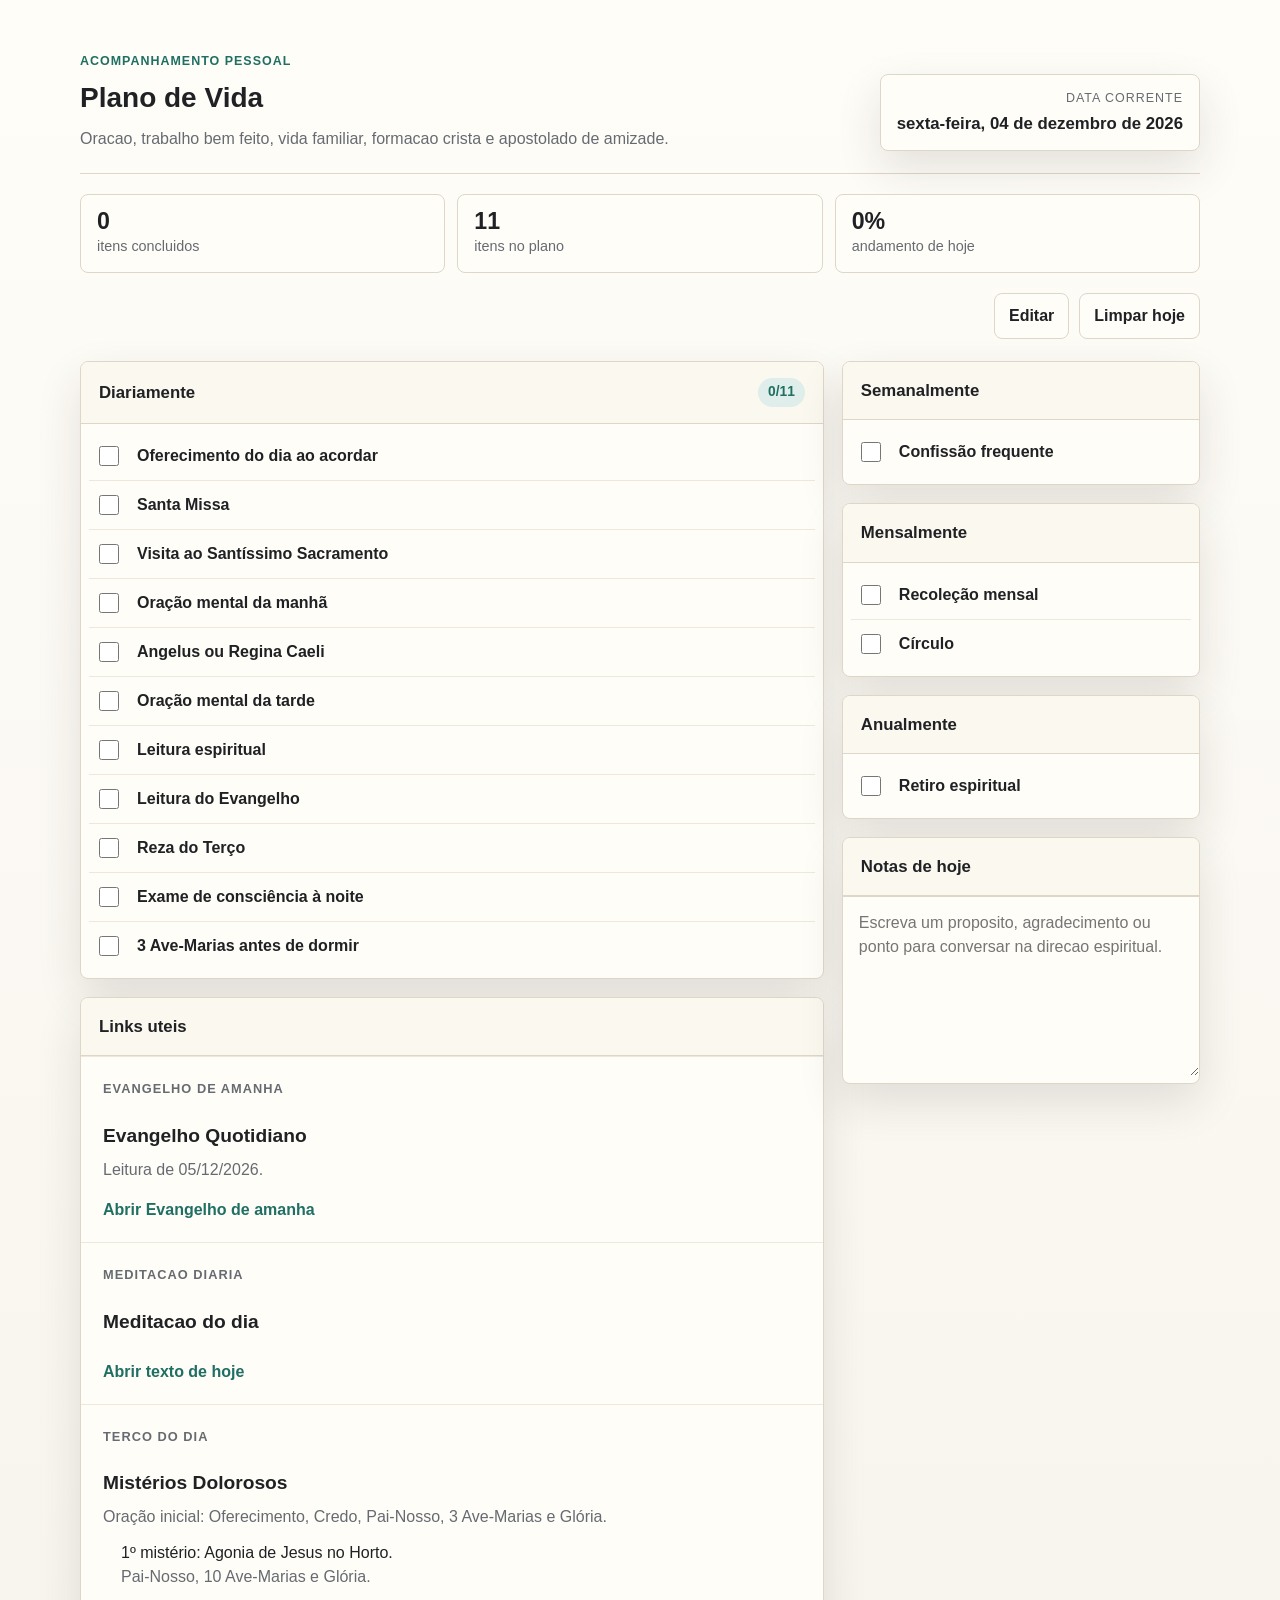
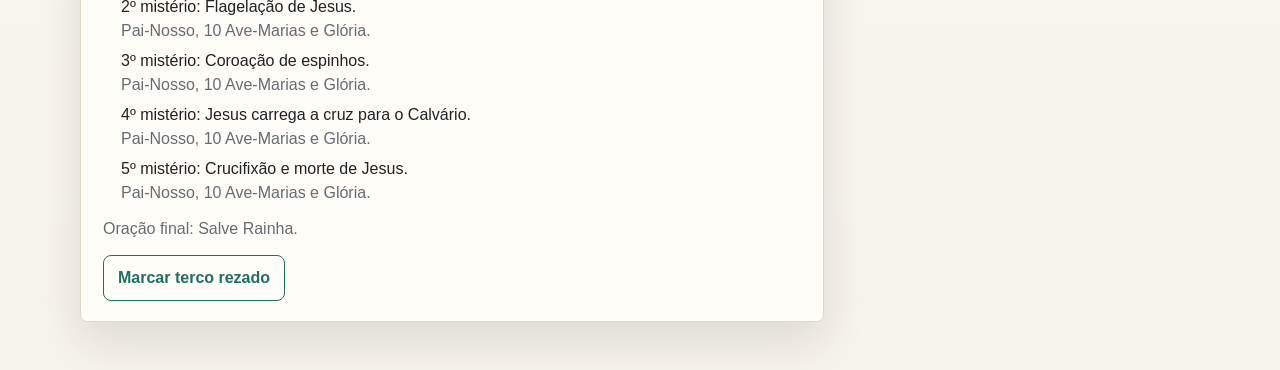
<file: index.html>
<!doctype html>
<html lang="pt-BR">
<head>
  <meta charset="utf-8">
  <meta name="viewport" content="width=device-width, initial-scale=1">
  <title>Plano de Vida</title>
  <link rel="stylesheet" href="src/styles.css">
</head>
<body>
  <div class="app">
    <header class="topbar">
      <div>
        <p class="eyebrow">Acompanhamento pessoal</p>
        <h1>Plano de Vida</h1>
        <p class="subtitle">Oracao, trabalho bem feito, vida familiar, formacao crista e apostolado de amizade.</p>
      </div>

      <div class="date-card" aria-live="polite">
        <span>Data corrente</span>
        <strong id="currentDate">--</strong>
      </div>
    </header>

    <section class="dashboard" aria-live="polite">
      <div class="metric">
        <strong id="doneCount">0</strong>
        <span>itens concluidos</span>
      </div>
      <div class="metric">
        <strong id="totalCount">0</strong>
        <span>itens no plano</span>
      </div>
      <div class="metric">
        <strong id="percentCount">0%</strong>
        <span>andamento de hoje</span>
      </div>
    </section>

    <div class="actions">
      <button type="button" id="editPlan">Editar</button>
      <button type="button" class="edit-only" id="restoreDefaults">Restaurar padrao</button>
      <button type="button" id="clearDay">Limpar hoje</button>
    </div>

    <main class="layout">
      <div class="main-column">
        <section class="panel main-panel">
          <div class="panel-header">
            <h2>Diariamente</h2>
            <span class="pill" id="dailyCount">0/0</span>
          </div>
          <ul class="checklist" id="dailyList"></ul>
          <form class="add-item-form edit-only" data-add-section="daily">
            <div>
              <label for="newDailyTitle">Novo item</label>
              <input id="newDailyTitle" name="title" type="text" placeholder="Ex.: Laudes" autocomplete="off" required>
            </div>
            <div>
              <label for="newDailyNote">Observacao</label>
              <input id="newDailyNote" name="note" type="text" placeholder="Opcional" autocomplete="off">
            </div>
            <button type="submit">Adicionar</button>
          </form>
        </section>

        <section class="panel links-panel">
          <div class="panel-header">
            <h2>Links uteis</h2>
          </div>
          <a class="daily-reading-card text-only" id="tomorrowGospelLink" href="https://evangelhoquotidiano.org/PT/gospel/2026-05-05" target="_blank" rel="noreferrer">
            <div class="daily-reading-content">
              <p class="daily-reading-kicker">Evangelho de amanha</p>
              <h4>Evangelho Quotidiano</h4>
              <p id="tomorrowGospelDate">Abrir a leitura do Evangelho do dia seguinte.</p>
              <span class="daily-reading-link">Abrir Evangelho de amanha</span>
            </div>
          </a>
          <a class="daily-reading-card text-only" id="dailyMeditationLink" href="https://opusdei.org/pt-br/dailytext/" target="_blank" rel="noreferrer">
            <div class="daily-reading-content">
              <p class="daily-reading-kicker">Meditacao diaria</p>
              <h4 id="dailyMeditationTitle">Meditacao do dia</h4>
              <span class="daily-reading-link">Abrir texto de hoje</span>
            </div>
          </a>
          <article class="daily-reading-card text-only" id="rosaryOfDayCard">
            <div class="daily-reading-content">
              <p class="daily-reading-kicker">Terco do dia</p>
              <h4 id="rosaryOfDayTitle">Mistérios do terço</h4>
              <p id="rosaryOfDayMysteries">Carregando misterios do dia...</p>
              <ol id="rosaryOfDaySteps" class="rosary-steps"></ol>
              <p id="rosaryClosingPrayer" class="rosary-closing"></p>
              <button type="button" id="markRosaryDone" class="rosary-done-button">Marcar terco rezado</button>
            </div>
          </article>
        </section>
      </div>

      <aside class="side-column">
        <section class="panel">
          <div class="panel-header">
            <h2>Semanalmente</h2>
          </div>
          <ul class="checklist" id="weeklyList"></ul>
          <form class="add-item-form edit-only compact-form" data-add-section="weekly">
            <div>
              <label for="newWeeklyTitle">Novo item</label>
              <input id="newWeeklyTitle" name="title" type="text" placeholder="Ex.: Estudo doutrinal" autocomplete="off" required>
            </div>
            <div>
              <label for="newWeeklyNote">Observacao</label>
              <input id="newWeeklyNote" name="note" type="text" placeholder="Opcional" autocomplete="off">
            </div>
            <button type="submit">Adicionar</button>
          </form>
        </section>

        <section class="panel">
          <div class="panel-header">
            <h2>Mensalmente</h2>
          </div>
          <ul class="checklist" id="monthlyList"></ul>
          <form class="add-item-form edit-only compact-form" data-add-section="monthly">
            <div>
              <label for="newMonthlyTitle">Novo item</label>
              <input id="newMonthlyTitle" name="title" type="text" placeholder="Ex.: Revisao mensal" autocomplete="off" required>
            </div>
            <div>
              <label for="newMonthlyNote">Observacao</label>
              <input id="newMonthlyNote" name="note" type="text" placeholder="Opcional" autocomplete="off">
            </div>
            <button type="submit">Adicionar</button>
          </form>
        </section>

        <section class="panel">
          <div class="panel-header">
            <h2>Anualmente</h2>
          </div>
          <ul class="checklist" id="yearlyList"></ul>
          <form class="add-item-form edit-only compact-form" data-add-section="yearly">
            <div>
              <label for="newYearlyTitle">Novo item</label>
              <input id="newYearlyTitle" name="title" type="text" placeholder="Ex.: Curso anual" autocomplete="off" required>
            </div>
            <div>
              <label for="newYearlyNote">Observacao</label>
              <input id="newYearlyNote" name="note" type="text" placeholder="Opcional" autocomplete="off">
            </div>
            <button type="submit">Adicionar</button>
          </form>
        </section>

        <section class="panel">
          <div class="panel-header">
            <h2>Notas de hoje</h2>
          </div>
          <textarea id="notes" placeholder="Escreva um proposito, agradecimento ou ponto para conversar na direcao espiritual."></textarea>
        </section>
      </aside>
    </main>
  </div>

  <script src="src/data.js"></script>
  <script src="src/app.js"></script>
</body>
</html>
</file>
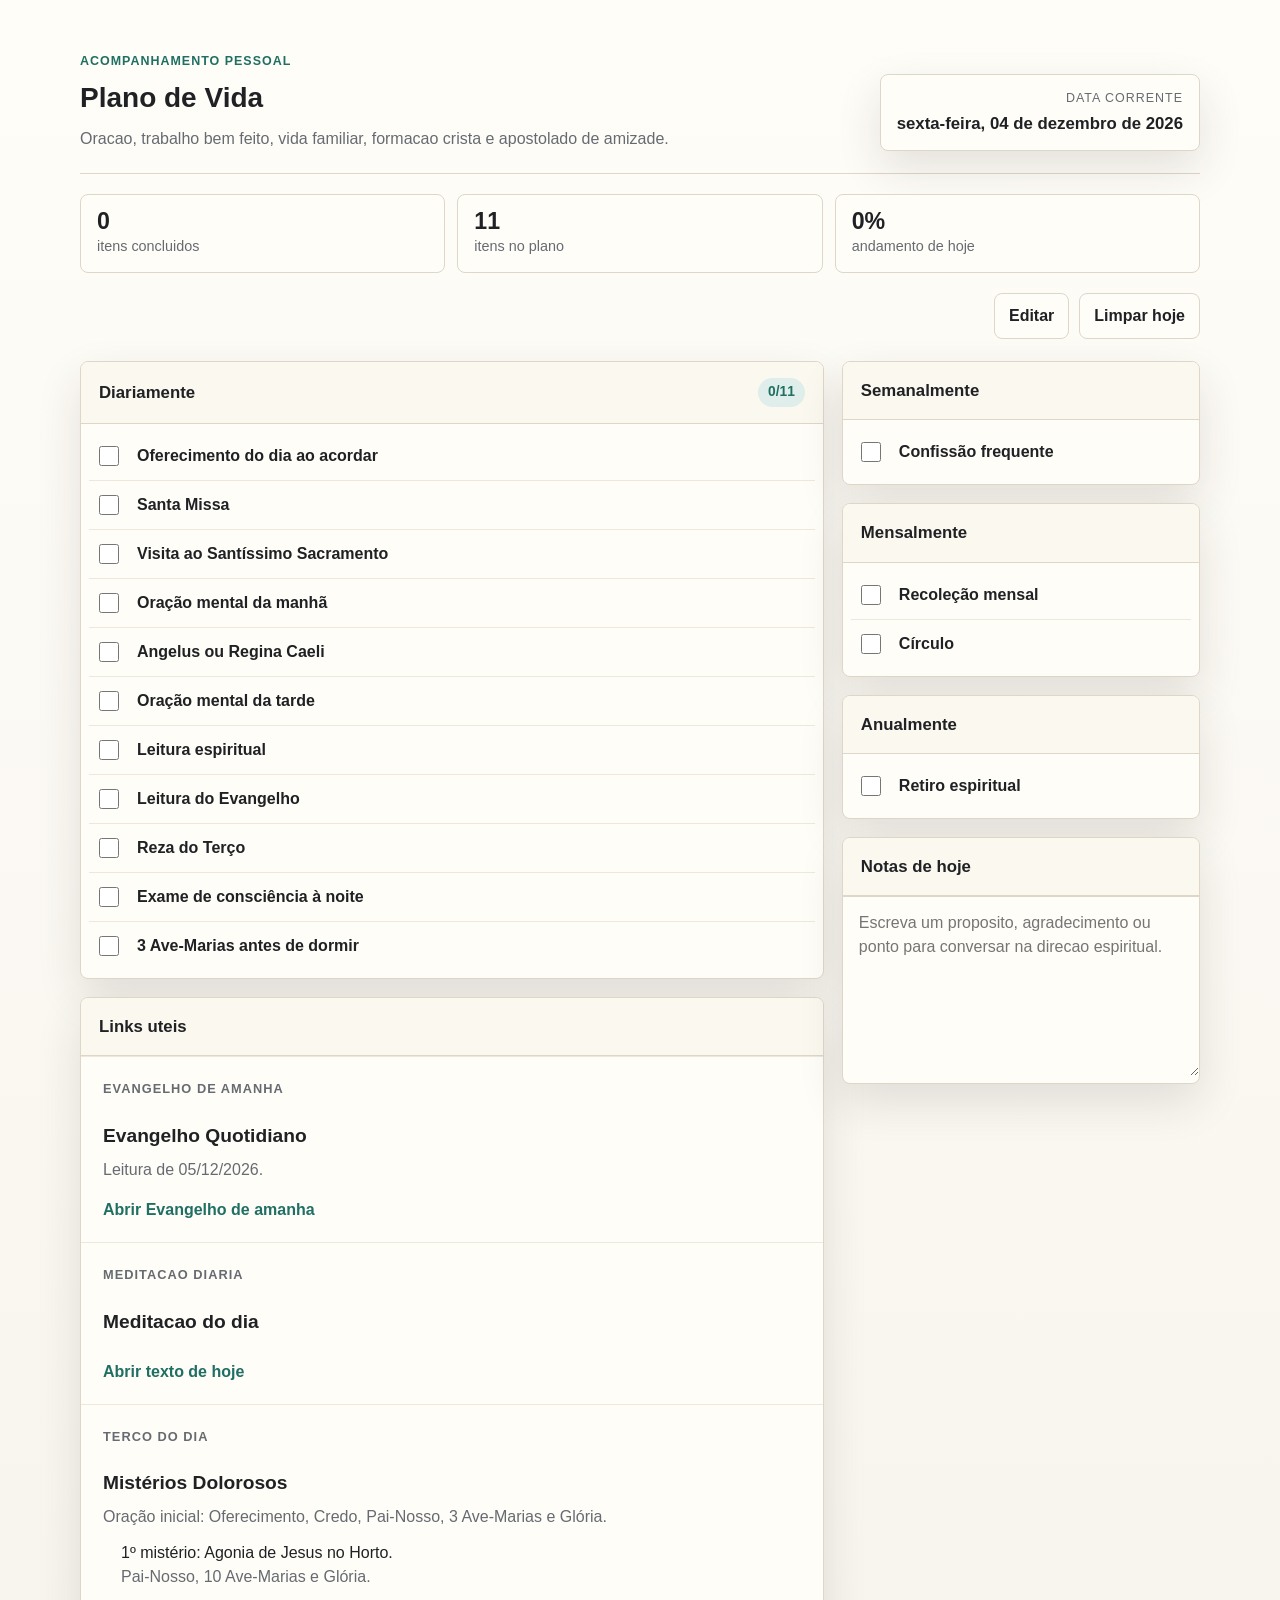
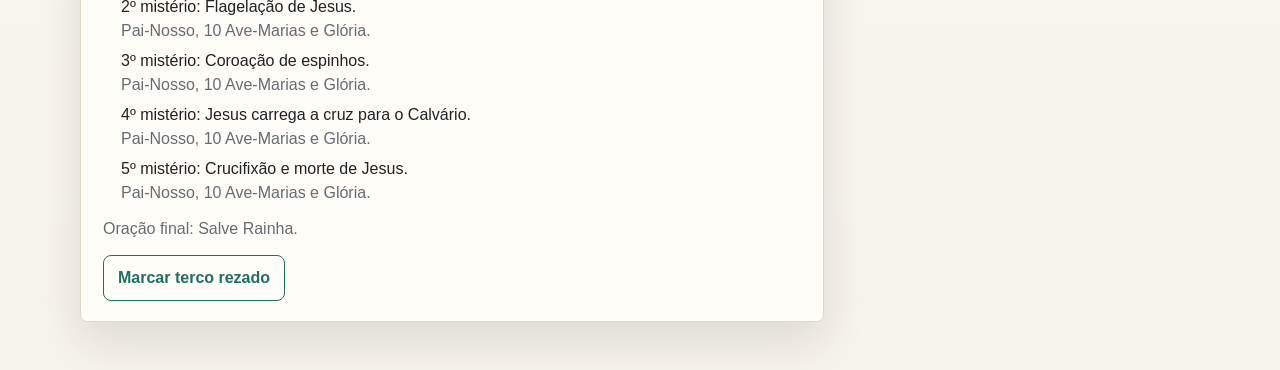
<file: plano-de-vida-portatil.html>
<!doctype html>
<html lang="pt-BR">
<head>
  <meta charset="utf-8">
  <meta name="viewport" content="width=device-width, initial-scale=1">
  <title>Plano de Vida Portatil</title>
  <style>
:root {
  color-scheme: light;
  --bg: #f6f3ec;
  --surface: #fffdf8;
  --surface-muted: #fbf8f0;
  --ink: #202124;
  --muted: #666b72;
  --line: #ded7c8;
  --accent: #1f6f63;
  --accent-soft: #dfeeea;
  --gold: #b7791f;
  --shadow: 0 18px 45px rgba(38, 32, 22, 0.12);
}

* {
  box-sizing: border-box;
}

body {
  margin: 0;
  min-height: 100vh;
  background: linear-gradient(180deg, #fffdf8 0%, var(--bg) 100%);
  color: var(--ink);
  font-family: Arial, Helvetica, sans-serif;
  line-height: 1.5;
}

.app {
  width: min(1120px, calc(100% - 32px));
  margin: 0 auto;
  padding: 28px 0 48px;
}

.topbar {
  display: grid;
  grid-template-columns: 1fr auto;
  gap: 20px;
  align-items: end;
  padding: 24px 0 22px;
  border-bottom: 1px solid var(--line);
}

.eyebrow {
  margin: 0 0 6px;
  color: var(--accent);
  font-size: 0.78rem;
  font-weight: 700;
  letter-spacing: 0.08em;
  text-transform: uppercase;
}

h1,
h2,
p {
  margin-top: 0;
}

h3 {
  margin: 0;
  letter-spacing: 0;
}

h1 {
  margin-bottom: 8px;
  font-size: clamp(1.75rem, 2vw, 2.4rem);
  letter-spacing: 0;
}

h2 {
  margin-bottom: 0;
  font-size: 1.05rem;
  letter-spacing: 0;
}

.subtitle {
  max-width: 720px;
  margin-bottom: 0;
  color: var(--muted);
}

.date-card {
  min-width: 230px;
  padding: 14px 16px;
  border: 1px solid var(--line);
  background: var(--surface);
  box-shadow: var(--shadow);
  border-radius: 8px;
  text-align: right;
}

.date-card span {
  display: block;
  color: var(--muted);
  font-size: 0.78rem;
  letter-spacing: 0.08em;
  text-transform: uppercase;
}

.date-card strong {
  display: block;
  margin-top: 3px;
  font-size: 1.05rem;
}

.dashboard {
  display: grid;
  grid-template-columns: repeat(3, minmax(0, 1fr));
  gap: 12px;
  margin: 20px 0;
}

.metric {
  padding: 14px 16px;
  border: 1px solid var(--line);
  background: var(--surface);
  border-radius: 8px;
}

.metric strong {
  display: block;
  font-size: 1.45rem;
  line-height: 1.1;
}

.metric span {
  color: var(--muted);
  font-size: 0.9rem;
}

.actions {
  display: flex;
  justify-content: flex-end;
  gap: 10px;
  margin: 18px 0 22px;
}

button {
  appearance: none;
  border: 1px solid var(--line);
  background: var(--surface);
  color: var(--ink);
  border-radius: 8px;
  padding: 10px 14px;
  font: inherit;
  font-weight: 700;
  cursor: pointer;
}

button:hover {
  border-color: var(--accent);
  color: var(--accent);
}

button:disabled {
  cursor: not-allowed;
  opacity: 0.45;
}

.edit-only {
  display: none;
}

.is-editing .edit-only {
  display: grid;
}

.actions .edit-only {
  display: none;
}

.is-editing .actions .edit-only {
  display: inline-block;
}

.layout {
  display: grid;
  grid-template-columns: 1.35fr 0.65fr;
  gap: 18px;
  align-items: start;
}

.main-column,
.side-column {
  display: grid;
  gap: 18px;
}

.panel {
  overflow: hidden;
  border: 1px solid var(--line);
  background: var(--surface);
  border-radius: 8px;
  box-shadow: var(--shadow);
}

.panel-header {
  display: flex;
  justify-content: space-between;
  gap: 12px;
  align-items: center;
  padding: 16px 18px;
  border-bottom: 1px solid var(--line);
  background: var(--surface-muted);
}

.pill {
  flex: 0 0 auto;
  color: var(--accent);
  background: var(--accent-soft);
  border-radius: 999px;
  padding: 4px 10px;
  font-size: 0.86rem;
  font-weight: 700;
}

.checklist {
  list-style: none;
  margin: 0;
  padding: 8px;
}

.checklist li + li {
  border-top: 1px solid #eee8dc;
}

.checklist-item {
  display: grid;
  grid-template-columns: 1fr auto;
  gap: 8px;
  align-items: center;
}

label {
  display: grid;
  grid-template-columns: 28px 1fr;
  gap: 10px;
  align-items: start;
  padding: 12px 10px;
  cursor: pointer;
}

input[type="checkbox"] {
  width: 20px;
  height: 20px;
  margin: 2px 0 0;
  accent-color: var(--accent);
}

.item-title {
  display: block;
  font-weight: 700;
}

.item-note {
  display: block;
  margin-top: 2px;
  color: var(--muted);
  font-size: 0.92rem;
}

.checked .item-title,
.checked .item-note {
  color: #7a7d80;
  text-decoration: line-through;
  text-decoration-thickness: 1px;
}

.item-edit-controls {
  grid-template-columns: minmax(128px, 1fr) auto;
  gap: 6px;
  align-items: center;
  padding-right: 8px;
}

.item-edit-controls.has-order-controls {
  grid-template-columns: repeat(2, auto) minmax(128px, 1fr) auto;
}

.move-item,
.remove-item {
  padding: 8px 10px;
  font-size: 0.85rem;
}

.move-item {
  color: var(--accent);
}

.move-item:hover {
  border-color: var(--accent);
  color: var(--accent);
}

.remove-item {
  color: #8a3b2a;
}

.remove-item:hover {
  border-color: #8a3b2a;
  color: #8a3b2a;
}

.section-select {
  min-height: 38px;
  border: 1px solid var(--line);
  border-radius: 8px;
  padding: 7px 8px;
  background: var(--surface);
  color: var(--ink);
  font: inherit;
  font-size: 0.85rem;
  outline-color: var(--accent);
}

.add-item-form {
  display: grid;
  grid-template-columns: 1.2fr 1fr auto;
  gap: 10px;
  align-items: end;
  padding: 14px 16px 16px;
  border-top: 1px solid var(--line);
  background: var(--surface-muted);
}

.add-item-form.edit-only {
  display: none;
}

.is-editing .add-item-form.edit-only {
  display: grid;
}

.add-item-form label {
  display: block;
  padding: 0;
  margin-bottom: 6px;
  color: var(--muted);
  font-size: 0.82rem;
  font-weight: 700;
}

.add-item-form input {
  width: 100%;
  min-height: 42px;
  border: 1px solid var(--line);
  border-radius: 8px;
  padding: 9px 10px;
  background: var(--surface);
  color: var(--ink);
  font: inherit;
  outline-color: var(--accent);
}

.compact-form {
  grid-template-columns: 1fr;
}

.links-panel {
  overflow: hidden;
}

.daily-reading-card {
  display: block;
  border: 0;
  border-top: 1px solid #eee8dc;
  background: var(--surface);
  color: inherit;
  text-decoration: none;
  box-shadow: none;
}

.daily-reading-card:hover {
  background: #fdfbf5;
}

.daily-reading-content {
  padding: 22px 22px 20px;
}

.daily-reading-kicker {
  margin-bottom: 10px;
  color: var(--accent);
  font-size: 0.8rem;
  font-weight: 700;
  text-transform: uppercase;
  letter-spacing: 0.08em;
}

.daily-reading-content h4 {
  margin-bottom: 10px;
  font-size: 1.2rem;
  line-height: 1.25;
}

.daily-reading-content p {
  margin-bottom: 0;
  color: var(--muted);
}

.rosary-steps {
  margin: 12px 0 0;
  padding-left: 18px;
  list-style: none;
  color: var(--ink);
}

.rosary-steps li + li {
  margin-top: 6px;
}

.rosary-steps li span {
  display: block;
}

.rosary-step-prayer {
  color: var(--muted);
}

.rosary-closing {
  margin-top: 12px;
}

.rosary-done-button {
  margin-top: 14px;
  border-color: var(--accent);
  color: var(--accent);
}

.daily-reading-link {
  display: inline-block;
  margin-top: 16px;
  color: var(--accent);
  font-weight: 700;
}

textarea {
  width: 100%;
  min-height: 180px;
  border: 0;
  border-top: 1px solid var(--line);
  resize: vertical;
  padding: 14px 16px;
  background: var(--surface);
  color: var(--ink);
  font: inherit;
  outline-color: var(--accent);
}

@media (max-width: 820px) {
  .app {
    width: min(100% - 22px, 680px);
    padding-top: 16px;
  }

  .topbar,
  .dashboard,
  .layout {
    grid-template-columns: 1fr;
  }

  .date-card {
    min-width: 0;
    text-align: left;
  }

  .actions {
    justify-content: stretch;
  }

  button {
    width: 100%;
  }

  .checklist-item,
  .add-item-form {
    grid-template-columns: 1fr;
  }

  .item-edit-controls,
  .item-edit-controls.has-order-controls {
    grid-template-columns: 1fr 1fr;
    padding: 0 8px 10px;
  }

  .move-item,
  .remove-item,
  .section-select {
    width: 100%;
  }

  .section-select {
    grid-column: 1 / -1;
  }
}

  </style>
</head>
<body>
  <div class="app">
    <header class="topbar">
      <div>
        <p class="eyebrow">Acompanhamento pessoal</p>
        <h1>Plano de Vida</h1>
        <p class="subtitle">Oracao, trabalho bem feito, vida familiar, formacao crista e apostolado de amizade.</p>
      </div>

      <div class="date-card" aria-live="polite">
        <span>Data corrente</span>
        <strong id="currentDate">--</strong>
      </div>
    </header>

    <section class="dashboard" aria-live="polite">
      <div class="metric">
        <strong id="doneCount">0</strong>
        <span>itens concluidos</span>
      </div>
      <div class="metric">
        <strong id="totalCount">0</strong>
        <span>itens no plano</span>
      </div>
      <div class="metric">
        <strong id="percentCount">0%</strong>
        <span>andamento de hoje</span>
      </div>
    </section>

    <div class="actions">
      <button type="button" id="editPlan">Editar</button>
      <button type="button" class="edit-only" id="restoreDefaults">Restaurar padrao</button>
      <button type="button" id="clearDay">Limpar hoje</button>
    </div>

    <main class="layout">
      <div class="main-column">
        <section class="panel main-panel">
          <div class="panel-header">
            <h2>Diariamente</h2>
            <span class="pill" id="dailyCount">0/0</span>
          </div>
          <ul class="checklist" id="dailyList"></ul>
          <form class="add-item-form edit-only" data-add-section="daily">
            <div>
              <label for="newDailyTitle">Novo item</label>
              <input id="newDailyTitle" name="title" type="text" placeholder="Ex.: Laudes" autocomplete="off" required>
            </div>
            <div>
              <label for="newDailyNote">Observacao</label>
              <input id="newDailyNote" name="note" type="text" placeholder="Opcional" autocomplete="off">
            </div>
            <button type="submit">Adicionar</button>
          </form>
        </section>

        <section class="panel links-panel">
          <div class="panel-header">
            <h2>Links uteis</h2>
          </div>
          <a class="daily-reading-card text-only" id="tomorrowGospelLink" href="https://evangelhoquotidiano.org/PT/gospel/2026-05-05" target="_blank" rel="noreferrer">
            <div class="daily-reading-content">
              <p class="daily-reading-kicker">Evangelho de amanha</p>
              <h4>Evangelho Quotidiano</h4>
              <p id="tomorrowGospelDate">Abrir a leitura do Evangelho do dia seguinte.</p>
              <span class="daily-reading-link">Abrir Evangelho de amanha</span>
            </div>
          </a>
          <a class="daily-reading-card text-only" id="dailyMeditationLink" href="https://opusdei.org/pt-br/dailytext/" target="_blank" rel="noreferrer">
            <div class="daily-reading-content">
              <p class="daily-reading-kicker">Meditacao diaria</p>
              <h4 id="dailyMeditationTitle">Meditacao do dia</h4>
              <span class="daily-reading-link">Abrir texto de hoje</span>
            </div>
          </a>
          <article class="daily-reading-card text-only" id="rosaryOfDayCard">
            <div class="daily-reading-content">
              <p class="daily-reading-kicker">Terco do dia</p>
              <h4 id="rosaryOfDayTitle">Mistérios do terço</h4>
              <p id="rosaryOfDayMysteries">Carregando misterios do dia...</p>
              <ol id="rosaryOfDaySteps" class="rosary-steps"></ol>
              <p id="rosaryClosingPrayer" class="rosary-closing"></p>
              <button type="button" id="markRosaryDone" class="rosary-done-button">Marcar terco rezado</button>
            </div>
          </article>
        </section>
      </div>

      <aside class="side-column">
        <section class="panel">
          <div class="panel-header">
            <h2>Semanalmente</h2>
          </div>
          <ul class="checklist" id="weeklyList"></ul>
          <form class="add-item-form edit-only compact-form" data-add-section="weekly">
            <div>
              <label for="newWeeklyTitle">Novo item</label>
              <input id="newWeeklyTitle" name="title" type="text" placeholder="Ex.: Estudo doutrinal" autocomplete="off" required>
            </div>
            <div>
              <label for="newWeeklyNote">Observacao</label>
              <input id="newWeeklyNote" name="note" type="text" placeholder="Opcional" autocomplete="off">
            </div>
            <button type="submit">Adicionar</button>
          </form>
        </section>

        <section class="panel">
          <div class="panel-header">
            <h2>Mensalmente</h2>
          </div>
          <ul class="checklist" id="monthlyList"></ul>
          <form class="add-item-form edit-only compact-form" data-add-section="monthly">
            <div>
              <label for="newMonthlyTitle">Novo item</label>
              <input id="newMonthlyTitle" name="title" type="text" placeholder="Ex.: Revisao mensal" autocomplete="off" required>
            </div>
            <div>
              <label for="newMonthlyNote">Observacao</label>
              <input id="newMonthlyNote" name="note" type="text" placeholder="Opcional" autocomplete="off">
            </div>
            <button type="submit">Adicionar</button>
          </form>
        </section>

        <section class="panel">
          <div class="panel-header">
            <h2>Anualmente</h2>
          </div>
          <ul class="checklist" id="yearlyList"></ul>
          <form class="add-item-form edit-only compact-form" data-add-section="yearly">
            <div>
              <label for="newYearlyTitle">Novo item</label>
              <input id="newYearlyTitle" name="title" type="text" placeholder="Ex.: Curso anual" autocomplete="off" required>
            </div>
            <div>
              <label for="newYearlyNote">Observacao</label>
              <input id="newYearlyNote" name="note" type="text" placeholder="Opcional" autocomplete="off">
            </div>
            <button type="submit">Adicionar</button>
          </form>
        </section>

        <section class="panel">
          <div class="panel-header">
            <h2>Notas de hoje</h2>
          </div>
          <textarea id="notes" placeholder="Escreva um proposito, agradecimento ou ponto para conversar na direcao espiritual."></textarea>
        </section>
      </aside>
    </main>
  </div>

  <script>
const planItems = {
  daily: [
    {
      id: "oferecimento-dia",
      title: "Oferecimento do dia ao acordar"
    },
    {
      id: "missa",
      title: "Santa Missa"
    },
    {
      id: "santissimo",
      title: "Visita ao Santíssimo Sacramento"
    },
    {
      id: "oracao-mental-manha",
      title: "Oração mental da manhã"
    },
    {
      id: "angelus",
      title: "Angelus ou Regina Caeli"
    },
    {
      id: "oracao-mental-tarde",
      title: "Oração mental da tarde"
    },
    {
      id: "leitura-espiritual",
      title: "Leitura espiritual"
    },
    {
      id: "evangelho",
      title: "Leitura do Evangelho"
    },
    {
      id: "terco",
      title: "Reza do Terço"
    },
    {
      id: "exame",
      title: "Exame de consciência à noite"
    },
    {
      id: "tres-ave-marias",
      title: "3 Ave-Marias antes de dormir"
    }
  ],
  weekly: [
    {
      id: "confissao",
      title: "Confissão frequente"
    }
  ],
  monthly: [
    {
      id: "recolecao",
      title: "Recoleção mensal"
    },
    {
      id: "circulo",
      title: "Círculo"
    }
  ],
  yearly: [
    {
      id: "retiro",
      title: "Retiro espiritual"
    }
  ]
};

window.planItems = planItems;


const today = new Date();
const dayKey = today.toLocaleDateString("sv-SE", { timeZone: "America/Sao_Paulo" });
const weekDayCode = today.toLocaleDateString("en-US", { weekday: "short", timeZone: "America/Sao_Paulo" });
const weekDayIndexMap = { Sun: 0, Mon: 1, Tue: 2, Wed: 3, Thu: 4, Fri: 5, Sat: 6 };
const weekDayIndex = weekDayIndexMap[weekDayCode] ?? 0;
const weekStartKey = getWeekStartKey(dayKey, weekDayIndex);
const monthKey = dayKey.slice(0, 7);
const yearKey = dayKey.slice(0, 4);
const legacyStorageKey = `plano-de-vida:${dayKey}`;
const notesKey = `plano-de-vida-notas:${dayKey}`;
const planConfigKey = "plano-de-vida-config";
const oldCustomItemsKey = "plano-de-vida-custom-items";
const oldRemovedItemsKey = "plano-de-vida-removed-items";
const oldDailyOrderKey = "plano-de-vida-daily-order";

const stateKeys = {
  daily: `plano-de-vida:daily:${dayKey}`,
  weekly: `plano-de-vida:weekly:${weekStartKey}`,
  monthly: `plano-de-vida:monthly:${monthKey}`,
  yearly: `plano-de-vida:yearly:${yearKey}`
};

const sectionLabels = {
  daily: "Diariamente",
  weekly: "Semanalmente",
  monthly: "Mensalmente",
  yearly: "Anualmente"
};

const dateFormatter = new Intl.DateTimeFormat("pt-BR", {
  weekday: "long",
  day: "2-digit",
  month: "long",
  year: "numeric",
  timeZone: "America/Sao_Paulo"
});

const shortDateFormatter = new Intl.DateTimeFormat("pt-BR", {
  day: "2-digit",
  month: "2-digit",
  year: "numeric",
  timeZone: "America/Sao_Paulo"
});

const lists = {
  daily: document.querySelector("#dailyList"),
  weekly: document.querySelector("#weeklyList"),
  monthly: document.querySelector("#monthlyList"),
  yearly: document.querySelector("#yearlyList")
};

const currentDate = document.querySelector("#currentDate");
const tomorrowGospelLink = document.querySelector("#tomorrowGospelLink");
const tomorrowGospelDate = document.querySelector("#tomorrowGospelDate");
const dailyMeditationLink = document.querySelector("#dailyMeditationLink");
const dailyMeditationTitle = document.querySelector("#dailyMeditationTitle");
const rosaryOfDayTitle = document.querySelector("#rosaryOfDayTitle");
const rosaryOfDayMysteries = document.querySelector("#rosaryOfDayMysteries");
const rosaryOfDaySteps = document.querySelector("#rosaryOfDaySteps");
const rosaryClosingPrayer = document.querySelector("#rosaryClosingPrayer");
const markRosaryDone = document.querySelector("#markRosaryDone");
const notes = document.querySelector("#notes");
const doneCount = document.querySelector("#doneCount");
const totalCount = document.querySelector("#totalCount");
const percentCount = document.querySelector("#percentCount");
const dailyCount = document.querySelector("#dailyCount");
const clearDay = document.querySelector("#clearDay");
const editPlan = document.querySelector("#editPlan");
const restoreDefaults = document.querySelector("#restoreDefaults");
const addItemForms = Array.from(document.querySelectorAll("[data-add-section]"));

const defaultItems = Object.entries(planItems).flatMap(([section, items]) =>
  items.map((item) => ({ ...item, defaultSection: section }))
);
const defaultItemIds = defaultItems.map((item) => item.id);
const defaultItemsById = Object.fromEntries(defaultItems.map((item) => [item.id, item]));

let planConfig = loadPlanConfig();
const savedBySection = loadSavedStatesBySection();
let isEditing = false;
let pendingSectionChanges = {};

function getWeekStartKey(dateKey, weekdayIndex) {
  const [year, month, day] = dateKey.split("-").map(Number);
  const weekStart = new Date(Date.UTC(year, month - 1, day - weekdayIndex));
  const weekYear = weekStart.getUTCFullYear();
  const weekMonth = String(weekStart.getUTCMonth() + 1).padStart(2, "0");
  const weekDay = String(weekStart.getUTCDate()).padStart(2, "0");
  return `${weekYear}-${weekMonth}-${weekDay}`;
}

function getTomorrowKey(dateKey) {
  const [year, month, day] = dateKey.split("-").map(Number);
  const tomorrow = new Date(Date.UTC(year, month - 1, day + 1));
  const nextYear = tomorrow.getUTCFullYear();
  const nextMonth = String(tomorrow.getUTCMonth() + 1).padStart(2, "0");
  const nextDay = String(tomorrow.getUTCDate()).padStart(2, "0");
  return `${nextYear}-${nextMonth}-${nextDay}`;
}

function stripQuotes(text) {
  return text.replace(/^["']+|["']+$/g, "").trim();
}

function normalizeWhitespace(text) {
  return text.replace(/\s+/g, " ").trim();
}

function parseMeditationFromHtml(htmlText) {
  const parser = new DOMParser();
  const doc = parser.parseFromString(htmlText, "text/html");
  const titleNode = doc.querySelector("h1");
  const title = stripQuotes(normalizeWhitespace(titleNode?.textContent || ""));

  if (!title) {
    return null;
  }

  return {
    title: `"${title}"`
  };
}

function parseMeditationFromPlainText(text) {
  const titleMatch = text.match(/#\s+["']?(.+?)["']?\s*(?:\r?\n|$)/);

  if (!titleMatch) {
    return null;
  }

  return {
    title: `"${stripQuotes(normalizeWhitespace(titleMatch[1]))}"`
  };
}

function loadRosaryOfDay() {
  if (!rosaryOfDayTitle || !rosaryOfDayMysteries || !rosaryOfDaySteps || !rosaryClosingPrayer) {
    return;
  }

  const weekdayCode = today.toLocaleDateString("en-US", { weekday: "short", timeZone: "America/Sao_Paulo" });
  const rosaryByWeekday = {
    Mon: {
      title: "Mistérios Gozosos",
      mysteries: [
        "Anunciação do anjo a Maria.",
        "Visitação de Maria a Santa Isabel.",
        "Nascimento de Jesus em Belém.",
        "Apresentação de Jesus no Templo.",
        "Perda e encontro do Menino Jesus no Templo."
      ]
    },
    Tue: {
      title: "Mistérios Dolorosos",
      mysteries: [
        "Agonia de Jesus no Horto.",
        "Flagelação de Jesus.",
        "Coroação de espinhos.",
        "Jesus carrega a cruz para o Calvário.",
        "Crucifixão e morte de Jesus."
      ]
    },
    Wed: {
      title: "Mistérios Gloriosos",
      mysteries: [
        "Ressurreição de Jesus.",
        "Ascensão de Jesus ao Céu.",
        "Vinda do Espírito Santo.",
        "Assunção de Nossa Senhora.",
        "Coroação de Maria como Rainha do Céu e da Terra."
      ]
    },
    Thu: {
      title: "Mistérios Luminosos",
      mysteries: [
        "Batismo de Jesus no Jordão.",
        "Autorrevelação de Jesus nas Bodas de Caná.",
        "Anúncio do Reino e convite à conversão.",
        "Transfiguração de Jesus.",
        "Instituição da Eucaristia."
      ]
    },
    Fri: {
      title: "Mistérios Dolorosos",
      mysteries: [
        "Agonia de Jesus no Horto.",
        "Flagelação de Jesus.",
        "Coroação de espinhos.",
        "Jesus carrega a cruz para o Calvário.",
        "Crucifixão e morte de Jesus."
      ]
    },
    Sat: {
      title: "Mistérios Gozosos",
      mysteries: [
        "Anunciação do anjo a Maria.",
        "Visitação de Maria a Santa Isabel.",
        "Nascimento de Jesus em Belém.",
        "Apresentação de Jesus no Templo.",
        "Perda e encontro do Menino Jesus no Templo."
      ]
    },
    Sun: {
      title: "Mistérios Gloriosos",
      mysteries: [
        "Ressurreição de Jesus.",
        "Ascensão de Jesus ao Céu.",
        "Vinda do Espírito Santo.",
        "Assunção de Nossa Senhora.",
        "Coroação de Maria como Rainha do Céu e da Terra."
      ]
    }
  };

  const rosary = rosaryByWeekday[weekdayCode] || rosaryByWeekday.Mon;
  rosaryOfDayTitle.textContent = rosary.title;
  rosaryOfDayMysteries.textContent = "Oração inicial: Oferecimento, Credo, Pai-Nosso, 3 Ave-Marias e Glória.";
  rosaryOfDaySteps.replaceChildren(
    ...rosary.mysteries.map((mystery, index) => {
      const item = document.createElement("li");
      const mysteryLine = document.createElement("span");
      const prayerLine = document.createElement("span");
      mysteryLine.textContent = `${index + 1}º mistério: ${mystery}`;
      prayerLine.textContent = "Pai-Nosso, 10 Ave-Marias e Glória.";
      prayerLine.className = "rosary-step-prayer";
      item.append(mysteryLine, prayerLine);
      return item;
    })
  );
  rosaryClosingPrayer.textContent = "Oração final: Salve Rainha.";
}

function markRosaryAsDone() {
  const rosaryCheckbox = document.querySelector("input[type='checkbox'][data-id='terco']");
  if (!rosaryCheckbox) {
    return;
  }

  const section = rosaryCheckbox.dataset.section || "daily";
  rosaryCheckbox.checked = true;
  rosaryCheckbox.closest("li")?.classList.add("checked");
  saveSectionState(section);
  updateSummary();
}

async function fetchTextWithFallback(url) {
  const directResponse = await fetch(url);

  if (!directResponse.ok) {
    throw new Error(`Failed direct fetch: ${directResponse.status}`);
  }

  return directResponse.text();
}

async function loadDailyMeditation() {
  if (!dailyMeditationLink || !dailyMeditationTitle) {
    return;
  }

  const url = "https://opusdei.org/pt-br/dailytext/";
  dailyMeditationLink.href = url;

  try {
    const htmlText = await fetchTextWithFallback(url);
    const parsed = parseMeditationFromHtml(htmlText);

    if (parsed) {
      dailyMeditationTitle.textContent = parsed.title;
      return;
    }
  } catch (error) {
  }

  try {
    const mirrorUrl = `https://r.jina.ai/http://${url.replace(/^https?:\/\//, "")}`;
    const mirrorResponse = await fetch(mirrorUrl);

    if (!mirrorResponse.ok) {
      throw new Error(`Failed mirror fetch: ${mirrorResponse.status}`);
    }

    const mirrorText = await mirrorResponse.text();
    const parsed = parseMeditationFromPlainText(mirrorText);

    if (parsed) {
      dailyMeditationTitle.textContent = parsed.title;
    }
  } catch (error) {
  }
}

function createInitialOrder() {
  return {
    daily: planItems.daily.map((item) => item.id),
    weekly: planItems.weekly.map((item) => item.id),
    monthly: planItems.monthly.map((item) => item.id),
    yearly: planItems.yearly.map((item) => item.id)
  };
}

function normalizeSection(section) {
  if (section === "periodic") {
    return "monthly";
  }

  return Object.prototype.hasOwnProperty.call(sectionLabels, section) ? section : "daily";
}

function getResolvedSectionById(itemId, config) {
  const customItem = config.custom.find((item) => item.id === itemId);

  if (customItem) {
    return normalizeSection(customItem.section);
  }

  if (config.sections[itemId]) {
    return normalizeSection(config.sections[itemId]);
  }

  return defaultItemsById[itemId]?.defaultSection || "daily";
}

function normalizeOrder(order, config) {
  const normalized = createInitialOrder();

  Object.entries(order || {}).forEach(([rawSection, ids]) => {
    if (!Array.isArray(ids)) {
      return;
    }

    const section = normalizeSection(rawSection);

    ids.forEach((id) => {
      const targetSection = rawSection === "periodic" ? getResolvedSectionById(id, config) : section;

      if (!normalized[targetSection].includes(id)) {
        normalized[targetSection].push(id);
      }
    });
  });

  return normalized;
}

function loadSavedStatesBySection() {
  const loaded = Object.fromEntries(
    Object.entries(stateKeys).map(([section, key]) => [section, JSON.parse(localStorage.getItem(key) || "{}")])
  );

  const hasAnySectionState = Object.values(loaded).some((state) => Object.keys(state).length > 0);
  const legacyState = JSON.parse(localStorage.getItem(legacyStorageKey) || "null");

  if (!hasAnySectionState && legacyState) {
    Object.entries(legacyState).forEach(([itemId, checked]) => {
      if (!checked) {
        return;
      }

      const section = getResolvedSectionById(itemId, planConfig);
      loaded[section][itemId] = true;
    });
    Object.entries(stateKeys).forEach(([section, key]) => {
      localStorage.setItem(key, JSON.stringify(loaded[section]));
    });
  }

  return loaded;
}

function loadPlanConfig() {
  const stored = JSON.parse(localStorage.getItem(planConfigKey) || "null");

  if (stored) {
    const baseConfig = {
      removed: stored.removed || [],
      custom: (stored.custom || []).map((item) => ({ ...item, section: normalizeSection(item.section || "daily") })),
      sections: Object.fromEntries(
        Object.entries(stored.sections || {}).map(([id, section]) => [id, normalizeSection(section)])
      )
    };

    return {
      ...baseConfig,
      order: normalizeOrder(stored.order || {}, baseConfig)
    };
  }

  return migrateOldConfig();
}

function migrateOldConfig() {
  const oldCustom = JSON.parse(localStorage.getItem(oldCustomItemsKey) || "[]");
  const oldRemoved = JSON.parse(localStorage.getItem(oldRemovedItemsKey) || "[]");
  const oldDailyOrder = JSON.parse(localStorage.getItem(oldDailyOrderKey) || "[]");
  const order = createInitialOrder();

  if (oldDailyOrder.length) {
    order.daily = [
      ...oldDailyOrder.filter((id) => defaultItemIds.includes(id) || oldCustom.some((item) => item.id === id)),
      ...order.daily.filter((id) => !oldDailyOrder.includes(id))
    ];
  }

  const custom = oldCustom.map((item) => ({ ...item, section: normalizeSection(item.section || "daily") }));

  custom.forEach((item) => {
    const section = item.section;
    if (!order[section].includes(item.id)) {
      order[section].push(item.id);
    }
  });

  const migrated = {
    removed: oldRemoved,
    custom,
    sections: {},
    order
  };

  localStorage.setItem(planConfigKey, JSON.stringify(migrated));
  return migrated;
}

function savePlanConfig() {
  localStorage.setItem(planConfigKey, JSON.stringify(planConfig));
}

function getItemSection(item) {
  return item.custom ? item.section : planConfig.sections[item.id] || item.defaultSection;
}

function getAllItems() {
  return [
    ...defaultItems.filter((item) => !planConfig.removed.includes(item.id)),
    ...planConfig.custom
  ];
}

function getVisibleItems(section) {
  const items = getAllItems().filter((item) => getItemSection(item) === section);
  const knownIds = items.map((item) => item.id);
  const order = planConfig.order[section] || [];
  const orderedIds = [
    ...order.filter((id) => knownIds.includes(id)),
    ...knownIds.filter((id) => !order.includes(id))
  ];

  planConfig.order[section] = orderedIds;
  return orderedIds.map((id) => items.find((item) => item.id === id));
}

function createChecklistItem(item, section, index, total) {
  const row = document.createElement("li");
  const itemShell = document.createElement("div");
  const label = document.createElement("label");
  const checkbox = document.createElement("input");
  const content = document.createElement("span");
  const title = document.createElement("span");
  const note = document.createElement("span");
  const editControls = document.createElement("div");
  const moveUpButton = document.createElement("button");
  const moveDownButton = document.createElement("button");
  const sectionSelect = document.createElement("select");
  const removeButton = document.createElement("button");

  checkbox.type = "checkbox";
  checkbox.dataset.id = item.id;
  checkbox.dataset.section = section;
  checkbox.checked = Boolean(savedBySection[section]?.[item.id]);

  itemShell.className = "checklist-item";

  title.className = "item-title";
  title.textContent = item.title;

  note.className = "item-note";
  note.textContent = item.note || "";

  editControls.className = section === "daily"
    ? "item-edit-controls has-order-controls edit-only"
    : "item-edit-controls edit-only";

  moveUpButton.type = "button";
  moveUpButton.className = "move-item";
  moveUpButton.textContent = "Subir";
  moveUpButton.disabled = index === 0;
  moveUpButton.addEventListener("click", () => moveItemWithinSection(section, item.id, -1));

  moveDownButton.type = "button";
  moveDownButton.className = "move-item";
  moveDownButton.textContent = "Descer";
  moveDownButton.disabled = index === total - 1;
  moveDownButton.addEventListener("click", () => moveItemWithinSection(section, item.id, 1));

  Object.entries(sectionLabels).forEach(([value, labelText]) => {
    const option = document.createElement("option");
    option.value = value;
    option.textContent = labelText;
    option.selected = value === section;
    sectionSelect.append(option);
  });

  sectionSelect.className = "section-select";
  sectionSelect.setAttribute("aria-label", `Categoria de ${item.title}`);
  sectionSelect.addEventListener("change", () => {
    pendingSectionChanges[item.id] = sectionSelect.value;
  });

  removeButton.type = "button";
  removeButton.className = "remove-item";
  removeButton.textContent = "Remover";
  removeButton.addEventListener("click", () => removeItem(item));

  content.append(title);
  if (item.note) {
    content.append(note);
  }
  label.append(checkbox, content);

  if (section === "daily") {
    editControls.append(moveUpButton, moveDownButton);
  }

  editControls.append(sectionSelect, removeButton);
  itemShell.append(label, editControls);
  row.append(itemShell);
  row.classList.toggle("checked", checkbox.checked);

  checkbox.addEventListener("change", () => {
    row.classList.toggle("checked", checkbox.checked);
    saveSectionState(section);
    updateSummary();
  });

  return row;
}

function renderPlan() {
  Object.keys(lists).forEach((section) => {
    const items = getVisibleItems(section);
    lists[section].replaceChildren(...items.map((item, index) => createChecklistItem(item, section, index, items.length)));
  });
  savePlanConfig();
}

function getCheckboxes() {
  return Array.from(document.querySelectorAll("input[type='checkbox']"));
}

function saveSectionState(section) {
  const state = {};
  Array.from(lists[section].querySelectorAll("input[type='checkbox']")).forEach((checkbox) => {
    state[checkbox.dataset.id] = checkbox.checked;
  });
  savedBySection[section] = state;
  localStorage.setItem(stateKeys[section], JSON.stringify(state));
}

function saveAllSectionStates() {
  Object.keys(lists).forEach((section) => saveSectionState(section));
}

function updateSummary() {
  const dailyBoxes = Array.from(lists.daily.querySelectorAll("input[type='checkbox']"));
  const dailyDone = dailyBoxes.filter((checkbox) => checkbox.checked).length;
  const percent = dailyBoxes.length ? Math.round((dailyDone / dailyBoxes.length) * 100) : 0;

  doneCount.textContent = String(dailyDone);
  totalCount.textContent = String(dailyBoxes.length);
  percentCount.textContent = `${percent}%`;
  dailyCount.textContent = `${dailyDone}/${dailyBoxes.length}`;
}

function clearToday() {
  getCheckboxes().forEach((checkbox) => {
    checkbox.checked = false;
    checkbox.closest("li").classList.remove("checked");
  });

  notes.value = "";
  Object.entries(stateKeys).forEach(([section, key]) => {
    savedBySection[section] = {};
    localStorage.removeItem(key);
  });
  localStorage.removeItem(notesKey);
  updateSummary();
}

function removeFromOrders(itemId) {
  Object.keys(planConfig.order).forEach((section) => {
    planConfig.order[section] = planConfig.order[section].filter((id) => id !== itemId);
  });
}

function removeItem(item) {
  if (item.custom) {
    planConfig.custom = planConfig.custom.filter((customItem) => customItem.id !== item.id);
  } else if (!planConfig.removed.includes(item.id)) {
    planConfig.removed = [...planConfig.removed, item.id];
    delete planConfig.sections[item.id];
  }

  removeFromOrders(item.id);
  Object.keys(savedBySection).forEach((section) => {
    delete savedBySection[section][item.id];
  });
  renderPlan();
  saveAllSectionStates();
  updateSummary();
}

function moveItemWithinSection(section, itemId, direction) {
  const currentOrder = getVisibleItems(section).map((item) => item.id);
  const fromIndex = currentOrder.indexOf(itemId);
  const toIndex = fromIndex + direction;

  if (fromIndex < 0 || toIndex < 0 || toIndex >= currentOrder.length) {
    return;
  }

  const nextOrder = [...currentOrder];
  const [movedItem] = nextOrder.splice(fromIndex, 1);
  nextOrder.splice(toIndex, 0, movedItem);
  planConfig.order[section] = nextOrder;
  renderPlan();
  updateSummary();
}

function moveItemToSection(item, targetSection) {
  const currentSection = getItemSection(item);

  if (currentSection === targetSection) {
    return;
  }

  if (item.custom) {
    planConfig.custom = planConfig.custom.map((customItem) =>
      customItem.id === item.id ? { ...customItem, section: targetSection } : customItem
    );
  } else {
    planConfig.sections[item.id] = targetSection;
  }

  removeFromOrders(item.id);
  planConfig.order[targetSection] = [...(planConfig.order[targetSection] || []), item.id];
  const checked = Boolean(savedBySection[currentSection] && savedBySection[currentSection][item.id]);
  if (savedBySection[currentSection]) {
    delete savedBySection[currentSection][item.id];
  }
  if (checked) {
    savedBySection[targetSection][item.id] = true;
  }
  saveSectionState(currentSection);
  saveSectionState(targetSection);
  renderPlan();
  updateSummary();
}

function applyPendingSectionChanges() {
  Object.entries(pendingSectionChanges).forEach(([itemId, targetSection]) => {
    const item = getAllItems().find((candidate) => candidate.id === itemId);

    if (!item || getItemSection(item) === targetSection) {
      return;
    }

    moveItemToSection(item, targetSection);
  });

  pendingSectionChanges = {};
}

function addCustomItem(event) {
  event.preventDefault();

  const form = event.currentTarget;
  const section = form.dataset.addSection;
  const formData = new FormData(form);
  const title = String(formData.get("title") || "").trim();
  const note = String(formData.get("note") || "").trim();

  if (!title) {
    return;
  }

  const id = `custom-${Date.now()}`;

  planConfig.custom = [
    ...planConfig.custom,
    {
      id,
      section,
      title,
      note,
      custom: true
    }
  ];
  planConfig.order[section] = [...(planConfig.order[section] || []), id];

  form.reset();
  renderPlan();
  updateSummary();
}

function restoreDefaultItems() {
  planConfig.removed = [];
  planConfig.sections = {};
  planConfig.order = createInitialOrder();

  planConfig.custom.forEach((item) => {
    if (!planConfig.order[item.section].includes(item.id)) {
      planConfig.order[item.section].push(item.id);
    }
  });

  renderPlan();
  updateSummary();
}

function toggleEditMode() {
  if (isEditing) {
    applyPendingSectionChanges();
  } else {
    pendingSectionChanges = {};
  }

  isEditing = !isEditing;
  document.body.classList.toggle("is-editing", isEditing);
  editPlan.textContent = isEditing ? "Concluir edicao" : "Editar";
  editPlan.setAttribute("aria-pressed", String(isEditing));
}

currentDate.textContent = dateFormatter.format(today);

if (tomorrowGospelLink && tomorrowGospelDate) {
  const tomorrowKey = getTomorrowKey(dayKey);
  const tomorrowDate = new Date(`${tomorrowKey}T12:00:00`);
  tomorrowGospelLink.href = `https://evangelhoquotidiano.org/PT/gospel/${tomorrowKey}`;
  tomorrowGospelDate.textContent = `Leitura de ${shortDateFormatter.format(tomorrowDate)}.`;
}

loadDailyMeditation();
loadRosaryOfDay();
notes.value = localStorage.getItem(notesKey) || "";
notes.addEventListener("input", () => localStorage.setItem(notesKey, notes.value));
clearDay.addEventListener("click", clearToday);
editPlan.addEventListener("click", toggleEditMode);
restoreDefaults.addEventListener("click", restoreDefaultItems);
addItemForms.forEach((form) => form.addEventListener("submit", addCustomItem));
if (markRosaryDone) {
  markRosaryDone.addEventListener("click", markRosaryAsDone);
}

renderPlan();
updateSummary();

  </script>
</body>
</html>
</file>
<file: src/styles.css>
:root {
  color-scheme: light;
  --bg: #f6f3ec;
  --surface: #fffdf8;
  --surface-muted: #fbf8f0;
  --ink: #202124;
  --muted: #666b72;
  --line: #ded7c8;
  --accent: #1f6f63;
  --accent-soft: #dfeeea;
  --gold: #b7791f;
  --shadow: 0 18px 45px rgba(38, 32, 22, 0.12);
}

* {
  box-sizing: border-box;
}

body {
  margin: 0;
  min-height: 100vh;
  background: linear-gradient(180deg, #fffdf8 0%, var(--bg) 100%);
  color: var(--ink);
  font-family: Arial, Helvetica, sans-serif;
  line-height: 1.5;
}

.app {
  width: min(1120px, calc(100% - 32px));
  margin: 0 auto;
  padding: 28px 0 48px;
}

.topbar {
  display: grid;
  grid-template-columns: 1fr auto;
  gap: 20px;
  align-items: end;
  padding: 24px 0 22px;
  border-bottom: 1px solid var(--line);
}

.eyebrow {
  margin: 0 0 6px;
  color: var(--accent);
  font-size: 0.78rem;
  font-weight: 700;
  letter-spacing: 0.08em;
  text-transform: uppercase;
}

h1,
h2,
p {
  margin-top: 0;
}

h3 {
  margin: 0;
  letter-spacing: 0;
}

h1 {
  margin-bottom: 8px;
  font-size: clamp(1.75rem, 2vw, 2.4rem);
  letter-spacing: 0;
}

h2 {
  margin-bottom: 0;
  font-size: 1.05rem;
  letter-spacing: 0;
}

.subtitle {
  max-width: 720px;
  margin-bottom: 0;
  color: var(--muted);
}

.date-card {
  min-width: 230px;
  padding: 14px 16px;
  border: 1px solid var(--line);
  background: var(--surface);
  box-shadow: var(--shadow);
  border-radius: 8px;
  text-align: right;
}

.date-card span {
  display: block;
  color: var(--muted);
  font-size: 0.78rem;
  letter-spacing: 0.08em;
  text-transform: uppercase;
}

.date-card strong {
  display: block;
  margin-top: 3px;
  font-size: 1.05rem;
}

.dashboard {
  display: grid;
  grid-template-columns: repeat(3, minmax(0, 1fr));
  gap: 12px;
  margin: 20px 0;
}

.metric {
  padding: 14px 16px;
  border: 1px solid var(--line);
  background: var(--surface);
  border-radius: 8px;
}

.metric strong {
  display: block;
  font-size: 1.45rem;
  line-height: 1.1;
}

.metric span {
  color: var(--muted);
  font-size: 0.9rem;
}

.actions {
  display: flex;
  justify-content: flex-end;
  gap: 10px;
  margin: 18px 0 22px;
}

button {
  appearance: none;
  border: 1px solid var(--line);
  background: var(--surface);
  color: var(--ink);
  border-radius: 8px;
  padding: 10px 14px;
  font: inherit;
  font-weight: 700;
  cursor: pointer;
}

button:hover {
  border-color: var(--accent);
  color: var(--accent);
}

button:disabled {
  cursor: not-allowed;
  opacity: 0.45;
}

.edit-only {
  display: none;
}

.is-editing .edit-only {
  display: grid;
}

.actions .edit-only {
  display: none;
}

.is-editing .actions .edit-only {
  display: inline-block;
}

.layout {
  display: grid;
  grid-template-columns: 1.35fr 0.65fr;
  gap: 18px;
  align-items: start;
}

.main-column,
.side-column {
  display: grid;
  gap: 18px;
}

.panel {
  overflow: hidden;
  border: 1px solid var(--line);
  background: var(--surface);
  border-radius: 8px;
  box-shadow: var(--shadow);
}

.panel-header {
  display: flex;
  justify-content: space-between;
  gap: 12px;
  align-items: center;
  padding: 16px 18px;
  border-bottom: 1px solid var(--line);
  background: var(--surface-muted);
}

.pill {
  flex: 0 0 auto;
  color: var(--accent);
  background: var(--accent-soft);
  border-radius: 999px;
  padding: 4px 10px;
  font-size: 0.86rem;
  font-weight: 700;
}

.checklist {
  list-style: none;
  margin: 0;
  padding: 8px;
}

.checklist li + li {
  border-top: 1px solid #eee8dc;
}

.checklist-item {
  display: grid;
  grid-template-columns: 1fr auto;
  gap: 8px;
  align-items: center;
}

label {
  display: grid;
  grid-template-columns: 28px 1fr;
  gap: 10px;
  align-items: start;
  padding: 12px 10px;
  cursor: pointer;
}

input[type="checkbox"] {
  width: 20px;
  height: 20px;
  margin: 2px 0 0;
  accent-color: var(--accent);
}

.item-title {
  display: block;
  font-weight: 700;
}

.item-note {
  display: block;
  margin-top: 2px;
  color: var(--muted);
  font-size: 0.92rem;
}

.checked .item-title,
.checked .item-note {
  color: #7a7d80;
  text-decoration: line-through;
  text-decoration-thickness: 1px;
}

.item-edit-controls {
  grid-template-columns: minmax(128px, 1fr) auto;
  gap: 6px;
  align-items: center;
  padding-right: 8px;
}

.item-edit-controls.has-order-controls {
  grid-template-columns: repeat(2, auto) minmax(128px, 1fr) auto;
}

.move-item,
.remove-item {
  padding: 8px 10px;
  font-size: 0.85rem;
}

.move-item {
  color: var(--accent);
}

.move-item:hover {
  border-color: var(--accent);
  color: var(--accent);
}

.remove-item {
  color: #8a3b2a;
}

.remove-item:hover {
  border-color: #8a3b2a;
  color: #8a3b2a;
}

.section-select {
  min-height: 38px;
  border: 1px solid var(--line);
  border-radius: 8px;
  padding: 7px 8px;
  background: var(--surface);
  color: var(--ink);
  font: inherit;
  font-size: 0.85rem;
  outline-color: var(--accent);
}

.add-item-form {
  display: grid;
  grid-template-columns: 1.2fr 1fr auto;
  gap: 10px;
  align-items: end;
  padding: 14px 16px 16px;
  border-top: 1px solid var(--line);
  background: var(--surface-muted);
}

.add-item-form.edit-only {
  display: none;
}

.is-editing .add-item-form.edit-only {
  display: grid;
}

.add-item-form label {
  display: block;
  padding: 0;
  margin-bottom: 6px;
  color: var(--muted);
  font-size: 0.82rem;
  font-weight: 700;
}

.add-item-form input {
  width: 100%;
  min-height: 42px;
  border: 1px solid var(--line);
  border-radius: 8px;
  padding: 9px 10px;
  background: var(--surface);
  color: var(--ink);
  font: inherit;
  outline-color: var(--accent);
}

.compact-form {
  grid-template-columns: 1fr;
}

.links-panel {
  overflow: hidden;
}

.daily-reading-card {
  display: block;
  border: 0;
  border-top: 1px solid #eee8dc;
  background: var(--surface);
  color: inherit;
  text-decoration: none;
  box-shadow: none;
}

.daily-reading-card:hover {
  background: #fdfbf5;
}

.daily-reading-content {
  padding: 22px 22px 20px;
}

.daily-reading-kicker {
  margin-bottom: 10px;
  color: var(--accent);
  font-size: 0.8rem;
  font-weight: 700;
  text-transform: uppercase;
  letter-spacing: 0.08em;
}

.daily-reading-content h4 {
  margin-bottom: 10px;
  font-size: 1.2rem;
  line-height: 1.25;
}

.daily-reading-content p {
  margin-bottom: 0;
  color: var(--muted);
}

.rosary-steps {
  margin: 12px 0 0;
  padding-left: 18px;
  list-style: none;
  color: var(--ink);
}

.rosary-steps li + li {
  margin-top: 6px;
}

.rosary-steps li span {
  display: block;
}

.rosary-step-prayer {
  color: var(--muted);
}

.rosary-closing {
  margin-top: 12px;
}

.rosary-done-button {
  margin-top: 14px;
  border-color: var(--accent);
  color: var(--accent);
}

.daily-reading-link {
  display: inline-block;
  margin-top: 16px;
  color: var(--accent);
  font-weight: 700;
}

textarea {
  width: 100%;
  min-height: 180px;
  border: 0;
  border-top: 1px solid var(--line);
  resize: vertical;
  padding: 14px 16px;
  background: var(--surface);
  color: var(--ink);
  font: inherit;
  outline-color: var(--accent);
}

@media (max-width: 820px) {
  .app {
    width: min(100% - 22px, 680px);
    padding-top: 16px;
  }

  .topbar,
  .dashboard,
  .layout {
    grid-template-columns: 1fr;
  }

  .date-card {
    min-width: 0;
    text-align: left;
  }

  .actions {
    justify-content: stretch;
  }

  button {
    width: 100%;
  }

  .checklist-item,
  .add-item-form {
    grid-template-columns: 1fr;
  }

  .item-edit-controls,
  .item-edit-controls.has-order-controls {
    grid-template-columns: 1fr 1fr;
    padding: 0 8px 10px;
  }

  .move-item,
  .remove-item,
  .section-select {
    width: 100%;
  }

  .section-select {
    grid-column: 1 / -1;
  }
}
</file>
